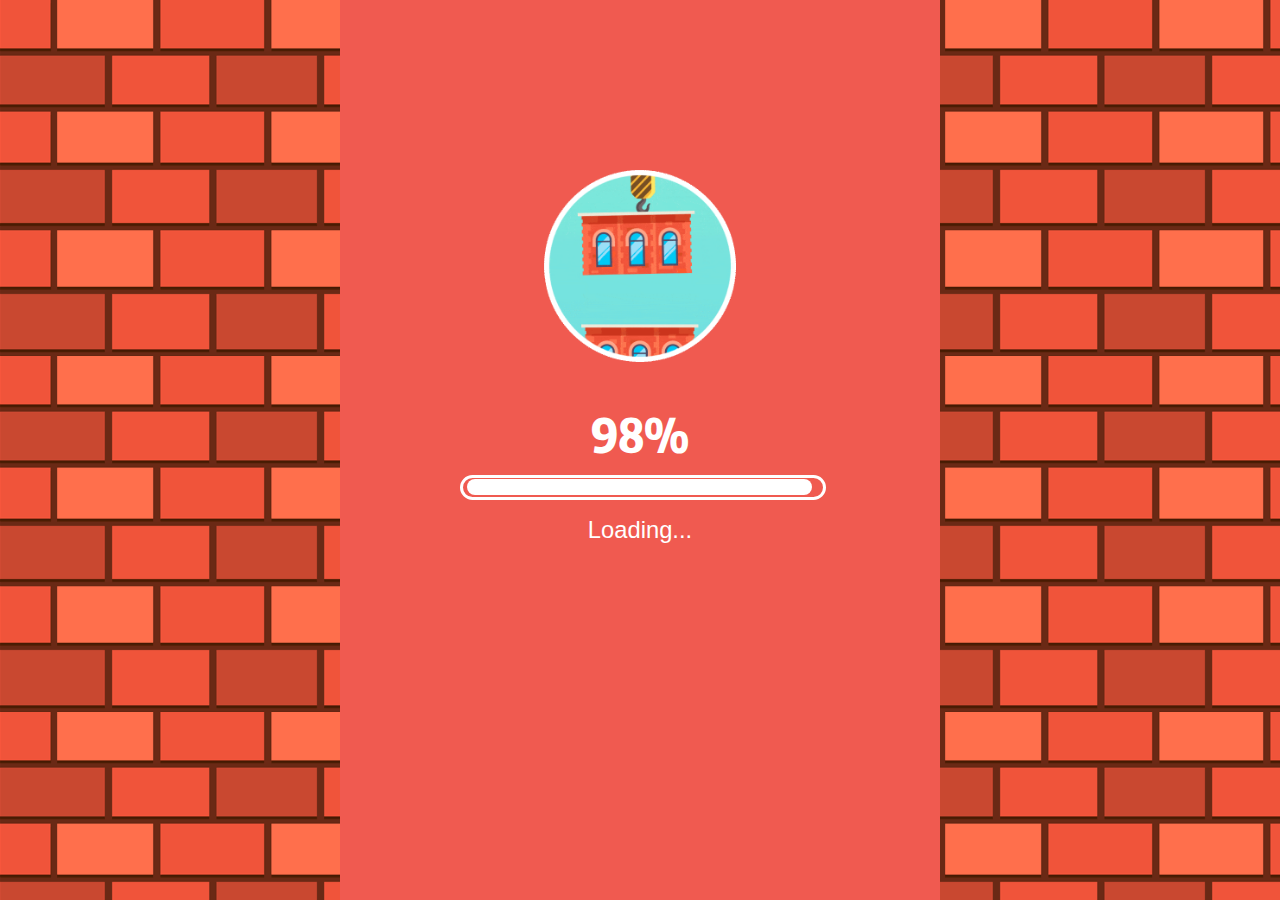
<file: juegos/juego-4/index.html>
<!DOCTYPE html>
<html>
    <head>
        <meta charset="UTF-8" />
        <meta name="viewport" content="width=device-width,initial-scale=1,maximum-scale=1,user-scalable=no,minimal-ui" />

        <title>Tower Demo</title>
        <link rel="icon" type="image/x-icon" href="./assets/favicon.png" />

        <style>
            * {
                margin: 0;
                padding: 0;
            }
            img {
                width: 100%;
            }
            html {
                background: #fff;
                height: 100%;
            }
            body {
                font-family: "Helvetica Neue", Arial, Helvetica, sans-serif;
                margin: 0 auto;
                text-align: center;
                width: 100%;
                height: 100%;
                background: #f95240 url(assets/main-bg.png);
            }
            @media screen and (min-height: 560px) {
                html {
                    font-size: 100px;
                }
            }
            @media screen and (min-height: 640px) {
                html {
                    font-size: 112.5px;
                }
            }
            @media screen and (min-height: 720px) {
                html {
                    font-size: 125px;
                }
            }
            @media screen and (min-height: 800px) {
                html {
                    font-size: 137.5px;
                }
            }
            @media screen and (min-height: 880px) {
                html {
                    font-size: 150px;
                }
            }
            @media screen and (min-height: 960px) {
                html {
                    font-size: 162.5px;
                }
            }
            @media screen and (min-height: 1040px) {
                html {
                    font-size: 180px;
                }
            }
            @media screen and (min-height: 1200px) {
                html {
                    font-size: 200px;
                }
            }
            html {
                font-size: 17.6vh;
            }
            #canvas {
                position: fixed;
                left: 0;
                top: 0;
                right: 0;
                bottom: 0;
                margin: auto;
            }
            a {
                text-decoration: none;
            }
            li,
            ol,
            ul {
                list-style-type: none;
                padding: 0;
                margin: 0;
            }
            .hide {
                display: none;
            }
            .clear {
                clear: both;
            }
            .loading {
                background-color: #f05a50;
                height: 100%;
                width: 100%;
            }
            .loading .main {
                width: 60%;
                margin: 0 auto;
                color: #fff;
            }
            .loading .main img {
                width: 60%;
                margin: 1rem auto 0;
            }
            .loading .main .title {
                font-size: 0.3rem;
            }
            .loading .main .text {
                font-size: 0.15rem;
            }
            .loading .main .bar {
                height: 0.12rem;
                width: 100%;
                border: 3px solid #fff;
                border-radius: 0.6rem;
                margin: 0.1rem 0;
            }
            .loading .main .bar .sub {
                height: 0.1rem;
                width: 98%;
                margin: 0.008rem auto 0;
            }
            .loading .main .bar .percent {
                height: 100%;
                width: 0;
                background-color: #fff;
                border-radius: 0.6rem;
            }
            .loading .logo {
                position: absolute;
                bottom: 0.3rem;
                left: 0;
                right: 0;
            }
            .loading .logo img {
                width: 1rem;
            }
            .content {
                height: 100vh;
                margin: 0 auto;
                position: relative;
            }
            .landing .title {
                width: 60%;
            }
            .landing .logo {
                width: 30%;
                position: absolute;
                right: 0.2rem;
                top: 0.2rem;
            }
            .landing .action-2 {
                position: absolute;
                bottom: 0.2rem;
                width: 100%;
            }
            .landing .start {
                width: 65%;
            }
            .slideTop {
                -webkit-animation: st 1s ease-in-out;
                animation: st 1s ease-in-out;
            }
            @-webkit-keyframes st {
                0% {
                    transform: translateZ(0);
                }
                100% {
                    transform: translate3d(0, -100%, 0);
                }
            }
            @keyframes st {
                0% {
                    transform: translateZ(0);
                }
                100% {
                    transform: translate3d(0, -100%, 0);
                }
            }
            .slideBottom {
                -webkit-animation: sb 1s ease-in-out;
                animation: sb 1s ease-in-out;
            }
            @-webkit-keyframes sb {
                0% {
                    transform: translateZ(0);
                }
                100% {
                    transform: translate3d(0, 200%, 0);
                }
            }
            @keyframes sb {
                0% {
                    transform: translateZ(0);
                }
                100% {
                    transform: translate3d(0, 200%, 0);
                }
            }
            .swing {
                -webkit-animation: sw 2s ease-in-out alternate infinite;
                animation: sw 2s ease-in-out alternate infinite;
            }
            @-webkit-keyframes sw {
                0% {
                    transform: rotate(5deg);
                    transform-origin: top center;
                }
                100% {
                    transform: rotate(-5deg);
                    transform-origin: top center;
                }
            }
            @keyframes sw {
                0% {
                    transform: rotate(5deg);
                    transform-origin: top center;
                }
                100% {
                    transform: rotate(-5deg);
                    transform-origin: top center;
                }
            }
            .modal .mask {
                background-color: #000;
                opacity: 0.6;
                position: fixed;
                height: 100%;
                width: 100%;
                top: 0;
                left: 0;
            }
            .modal .modal-content {
                position: fixed;
                height: 100%;
                width: 90%;
                margin-top: 0.3rem;
                top: 0;
            }
            .modal .main {
                width: 85%;
                margin: 0 auto;
            }
            .modal .container {
                position: relative;
            }
            .modal .bg {
                width: 100%;
                position: absolute;
                top: 0;
                left: 0;
            }
            .modal .modal-main {
                width: 100%;
                position: absolute;
                top: 0;
                left: 0;
                margin-top: -0.4rem;
            }
            .modal .over-img {
                width: 80%;
                margin: 0.8rem auto 0;
            }
            .modal .over-score {
                margin-top: -0.2rem;
                font-size: 0.5rem;
                color: #ff735c;
                text-shadow: -2px -2px 0 #fff, 2px -2px 0 #fff, -2px 2px 0 #fff, 2px 2px 0 #fff;
            }
            .modal .tip {
                font-size: 0.16rem;
                color: #9b724e;
            }
            .modal .over-button-b {
                width: 70%;
                margin: 0.1rem auto 0;
            }
            .wxShare {
                background: #000;
                position: absolute;
                top: 0;
                left: 0;
                width: 100%;
                height: 100%;
                z-index: 11;
                opacity: 0.9;
            }
            .wxShare img {
                width: 50%;
                float: right;
                margin: 10px 10px 0 0;
            }
            @font-face {
                font-family: wenxue;
                src: url(assets/wenxue.eot);
                src: url(assets/wenxue.eot), url(assets/wenxue.woff), url(assets/wenxue.ttf), url(assets/wenxue.svg);
            }
            .font-wenxue {
                font-family: wenxue;
            }
        </style>
    </head>
    <body>
        <canvas id="canvas" class="hide"></canvas>
        <div class="content">
            <div class="loading">
                <div class="main">
                    <img src="./assets/main-loading.gif" />
                    <div class="progress">
                        <div class="title font-wenxue">0%</div>
                        <div class="bar">
                            <div class="sub"><div class="percent"></div></div>
                        </div>
                        <div class="text">Loading...</div>
                    </div>
                </div>
            </div>
            <div class="landing hide">
                <!-- <div class="action-1"><img src="./assets/main-index-title.png" class="title swing" /></div> -->
                <div class="action-2"><img id="start" src="./assets/main-index-start.png" class="start" /></div>
            </div>
            <div id="modal" class="modal hide">
                <div class="mask"></div>
                <div class="js-modal-content modal-content">
                    <div class="main">
                        <div class="container">
                            <img src="./assets/main-modal-bg.png" class="bg" />
                            <div class="modal-main">
                                <div id="over-modal" class="hide js-modal-card">
                                    <img src="./assets/main-modal-over.png" class="over-img" />
                                    <div id="score" class="over-score font-wenxue"></div>
                                    <div id="over-zero" class="hide">
                                        <div class="tip">
                                            <p>Try Again!</p>
                                            <img src="./assets/main-modal-again-b.png" class="over-button-b js-reload" /><img src="./assets/main-modal-invite-b.png" class="over-button-b js-invite" />
                                        </div>
                                    </div>
                                </div>
                            </div>
                        </div>
                    </div>
                </div>
            </div>
            <div class="wxShare hide"><img src="./assets/main-share-icon.png" /></div>
        </div>
        <script src="./dist/main.js"></script>
        <script src="./assets/zepto-1.1.6.min.js"></script>
        <script>
            var domReady, loadFinish, canvasReady, loadError, gameStart, game, score, successCount;
            // init window height and width
            var gameWidth = window.innerWidth;
            var gameHeight = window.innerHeight;
            var ratio = 1.5;
            if (gameHeight / gameWidth < ratio) {
                gameWidth = Math.ceil(gameHeight / ratio);
            }
            $(".content").css({ height: gameHeight + "px", width: gameWidth + "px" });
            $(".js-modal-content").css({ width: gameWidth + "px" });

            // loading animation
            function hideLoading() {
                if (domReady && canvasReady) {
                    $("#canvas").show();
                    loadFinish = true;
                    setTimeout(function () {
                        $(".loading").hide();
                        $(".landing").show();
                    }, 1000);
                }
            }

            function updateLoading(status) {
                var success = status.success;
                var total = status.total;
                var failed = status.failed;
                if (failed > 0 && !loadError) {
                    loadError = true;
                    alert("Network error... Please try again.");
                    return;
                }
                var percent = parseInt((success / total) * 100);
                if (percent === 100 && !canvasReady) {
                    canvasReady = true;
                    hideLoading();
                }
                percent = percent > 98 ? 98 : percent;
                percent = percent + "%";
                $(".loading .title").text(percent);
                $(".loading .percent").css({
                    width: percent,
                });
            }

            function overShowOver() {
                $("#modal").show();
                $("#over-modal").show();
                $("#over-zero").show();
            }

            // game customization options
            const option = {
                width: gameWidth,
                height: gameHeight,
                canvasId: "canvas",
                soundOn: true,
                setGameScore: function (s) {
                    score = s;
                },
                setGameSuccess: function (s) {
                    successCount = s;
                },
                setGameFailed: function (f) {
                    $("#score").text(score);
                    if (f >= 3) overShowOver();
                },
            };

            // game init with option
            function gameReady() {
                game = TowerGame(option);
                game.load(function () {
                    game.init();
                    setTimeout(function () {
                        game.playBgm();
                    });
                }, updateLoading);
            }

            var isWechat = navigator.userAgent.toLowerCase().indexOf("micromessenger") !== -1;
            if (isWechat) {
                document.addEventListener("WeixinJSBridgeReady", gameReady, false);
            } else {
                gameReady();
            }

            function indexHide() {
                $(".landing .action-1").addClass("slideTop");
                $(".landing .action-2").addClass("slideBottom");
                setTimeout(function () {
                    $(".landing").hide();
                }, 950);
            }

            // click event
            $("#start").on("click", function () {
                if (gameStart) return;
                gameStart = true;
                setTimeout(function () {
                    game.playBgm();
                });
                indexHide();
                setTimeout(game.start, 400);
            });

            $(".js-reload").on("click", function () {
                window.location.href = window.location.href + "?s=" + +new Date();
            });

            $(".js-invite").on("click", function () {
                $(".wxShare").show();
            });

            $(".wxShare").on("click", function () {
                $(".wxShare").hide();
            });

            // listener
            window.addEventListener(
                "load",
                function () {
                    domReady = true;
                    hideLoading();
                },
                false
            );
        </script>
        <script async src="https://www.googletagmanager.com/gtag/js?id=G-YCWZ8ZDCH2"></script>
        <script>
            function gtag() {
                dataLayer.push(arguments);
            }
            (window.dataLayer = window.dataLayer || []), gtag("js", new Date()), gtag("config", "G-YCWZ8ZDCH2");
        </script>
    </body>
</html>
</file>
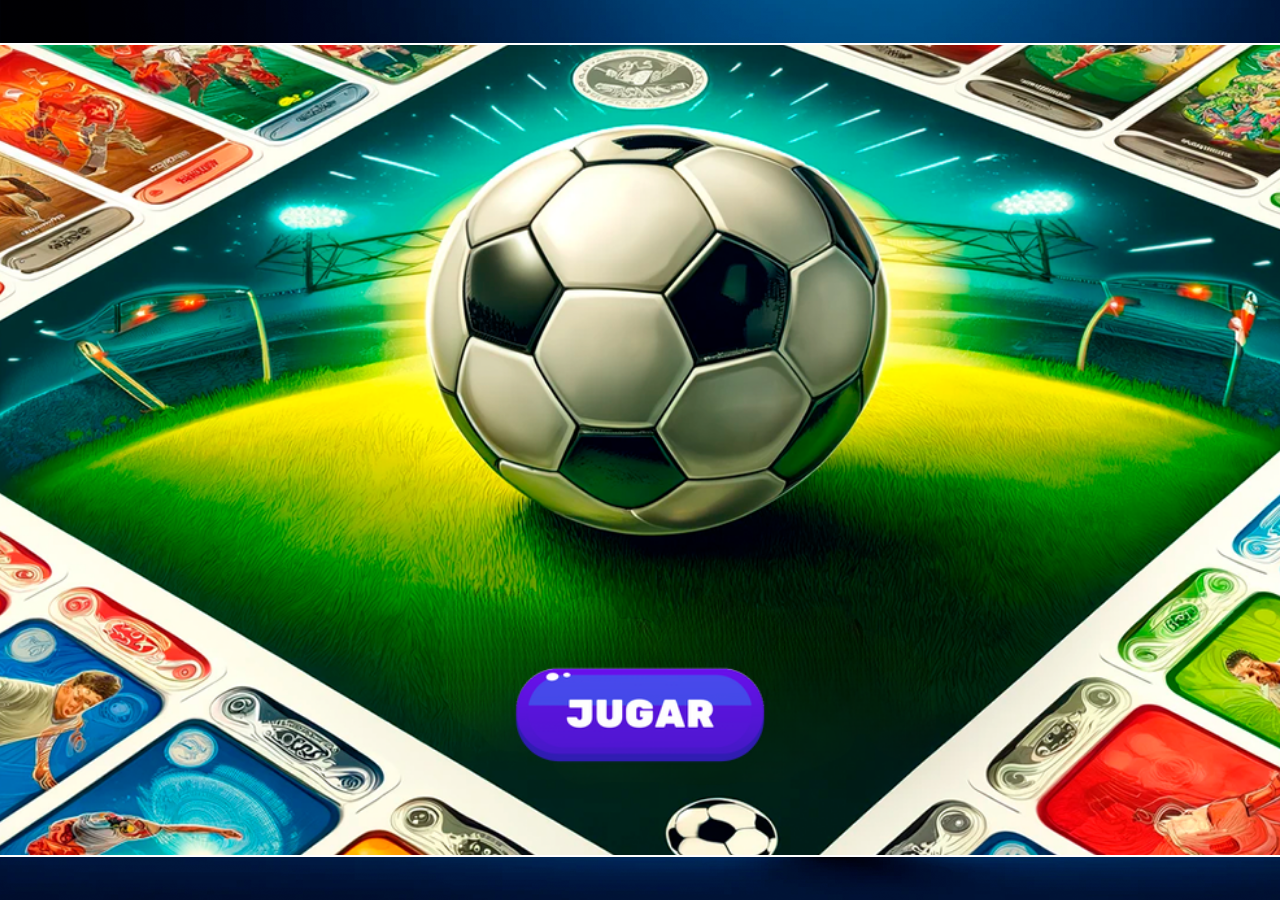
<file: juegos/juego-5/index.html>
<!DOCTYPE html>
<html lang="en">

<head>
    <meta charset="UTF-8">
    <title>Memorama TotalplayGaming</title>

    <link rel="stylesheet" href="https://cdnjs.cloudflare.com/ajax/libs/font-awesome/5.15.3/css/all.min.css">
    <link rel="stylesheet" href="style.css">
    <link href="https://fonts.googleapis.com/css2?family=Roboto:ital,wght@0,100;0,300;0,400;0,500;0,700;0,900;1,100;1,300;1,400;1,500;1,700;1,900&family=Rubik:ital,wght@0,300..900;1,300..900&display=swap" rel="stylesheet">
    <link href="https://fonts.googleapis.com/css2?family=Press+Start+2P&display=swap" rel="stylesheet">
</head>

<body>
    <!-- Pantalla de inicio -->
    <div id="pantalla-inicio">

    
        <img id="boton-jugar" src="../../img/recursos/play.png" alt="">
    </div>

    <!-- Pantalla del juego -->
    <div id="pantalla-juego" style="display: none;">
        <div id="puntaje" class="puntajeTexto"> PUNTAJE: 0 </div>

        <!-- =======Tablero======= Contenedor Padres======== -->
        <div id="tablero">
        </div>

        <br>
        <!-- =======Generación de Tablero====== -->
        <img src="img/guardar.png" class="nuevo-juego" onclick="generarTablero()">
        
    </div>
</body>


<script src="script.js"></script>
</html>
</file>
<file: juegos/juego-5/style.css>
/* =======Variables de cambios====== */
    :root {
        --w: calc(70vw / 10);
        --h: calc(250vh / 10);
        --h-mobile: calc(100vh / 7.6);
        --background: #fff;
        --background-tarjeta: #722E85;
        --background-tarjeta-gradiente: #C72627;
        --font-size-header: 2rem;
        --font-secondary: 'Rubik';
        --font-third: 'Roboto';
    }

    /* =======Variables Globales====== */

    * {
        transition: all 0.5s;
    }

    body {
        padding: 0;
        margin: 0;
        -webkit-perspective: 1000;
        background: var(--background);
        min-height: 100vh;
        display: flex;
        flex-direction: column;
        justify-content: center;
        align-items: center;
        text-align: center;
        font-family: var(--font-secondary) !important;
        background-image: url(img/portada-champions.png);
    }

    div {
        display: inline-block;
    }

    .puntajeTexto{
        margin-top: 2rem;
        font-size: var(--font-size-header); 
        margin-bottom: 1em;
        color: #fff;
    }
    .area-tarjeta,
    .tarjeta,
    .cara {
        cursor: pointer;
        width: var(--w);
        min-width: 100px;
        height: var(--h);
    }

    .tarjeta {
        position: relative;
        transform-style: preserve-3d;
        animation: iniciar 5s;
    }

    .cara {
        position: absolute;
        backface-visibility: hidden;
        /* box-shadow: inset 0 0 0 5px white; */
        font-size: 500%;
        display: flex;
        justify-content: center;
        align-items: center;
        
    }

    .trasera {
      
        transform: rotateY(180deg);
    }

    .superior {
        background-image: url('img/Evotex.png');
        background-size: contain;
        background-position: center;
        background-repeat: no-repeat;
    }

    .nuevo-juego {
        cursor: pointer;
        background-size: contain;
        background-position: center;
        border-radius: 50px;
        font-weight: 500;
        padding: 0.4rem;
        margin-bottom: 10vh;
        width: 30% !important;
    }

    #tablero {
        display: grid;
        grid-template-columns: repeat(4, 1fr);
        gap: 10px;
    }


    .imagen-card{
        width: 100%;
        height: 90%;

    }




    /* ========Instrucciones======== */

    #pantalla-inicio{
        background-color: #000;
        background-image: url('img/juego-portada-general-5.png');
        background-size: cover;
        background-position: center;
        padding: 10vh 1vh;
        width: 100%;
        height: 70vh;
        border: 2px solid #fff;
        display: flex;
        flex-direction: column;
        justify-content: end;
        align-items: center;
    }

    #puntaje{
        font-size: 1rem;
    }
    #pantalla-inicio p{
        color: #fff;
        width: 70%;
        text-align: center;
        font-size: 1.2rem;
    }
    
    #pantalla-inicio b{
        color: #efa94a
    }
    #pantalla-inicio img{
        width: 50%;
        /* width: 50% !important; */

    }

    #boton-jugar{
        width: 20% !important;
    }

    #boton-jugar:hover{
        background: #060f38;
        color: #fff;
        cursor: pointer;
    }
    
    @media only screen and (max-width: 1000px) {
        .imagen-card{
            width: 80%;
            height: 70%;
        }

        #tablero{
            grid-template-columns: repeat(3, 1fr) !important;
        }

        .area-tarjeta, .tarjeta, .cara {
            height: var(--h-mobile) !important;
        }

        .puntajeTexto{
            font-size: 100px;
        }

       

        .nuevo-juego{
            margin-top: 5vh;
            font-size: 2rem;
       
        }

        #boton-jugar{
            font-size: 1.9rem;
        }
        #pantalla-inicio p{
            font-size: 2.4rem;
            text-align: left;
        }
       
    } 


    @keyframes iniciar {

        20%,
        90% {
            transform: rotateY(180deg);
        }

        0%,
        100% {
            transform: rotateY(0deg);
        }
    }


    /* =======Adaptibilidad Movibles====== */
</file>
